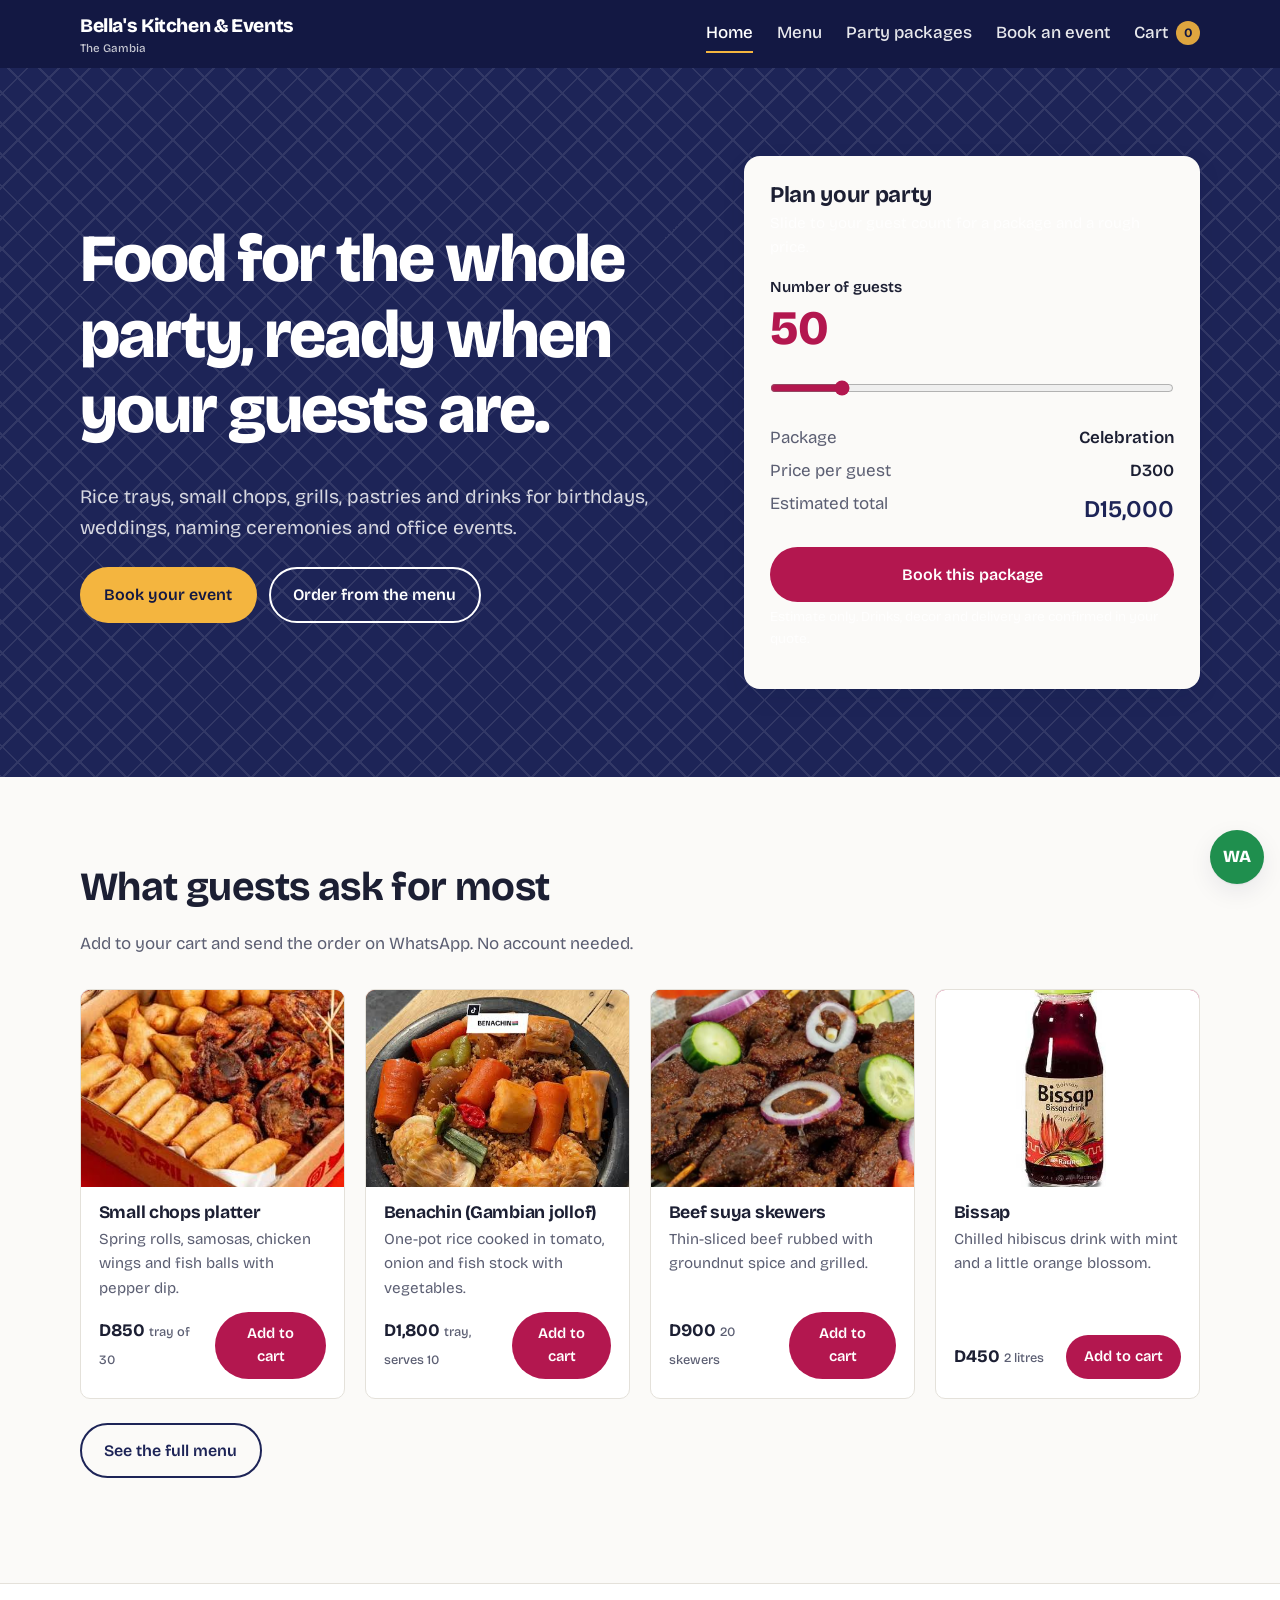
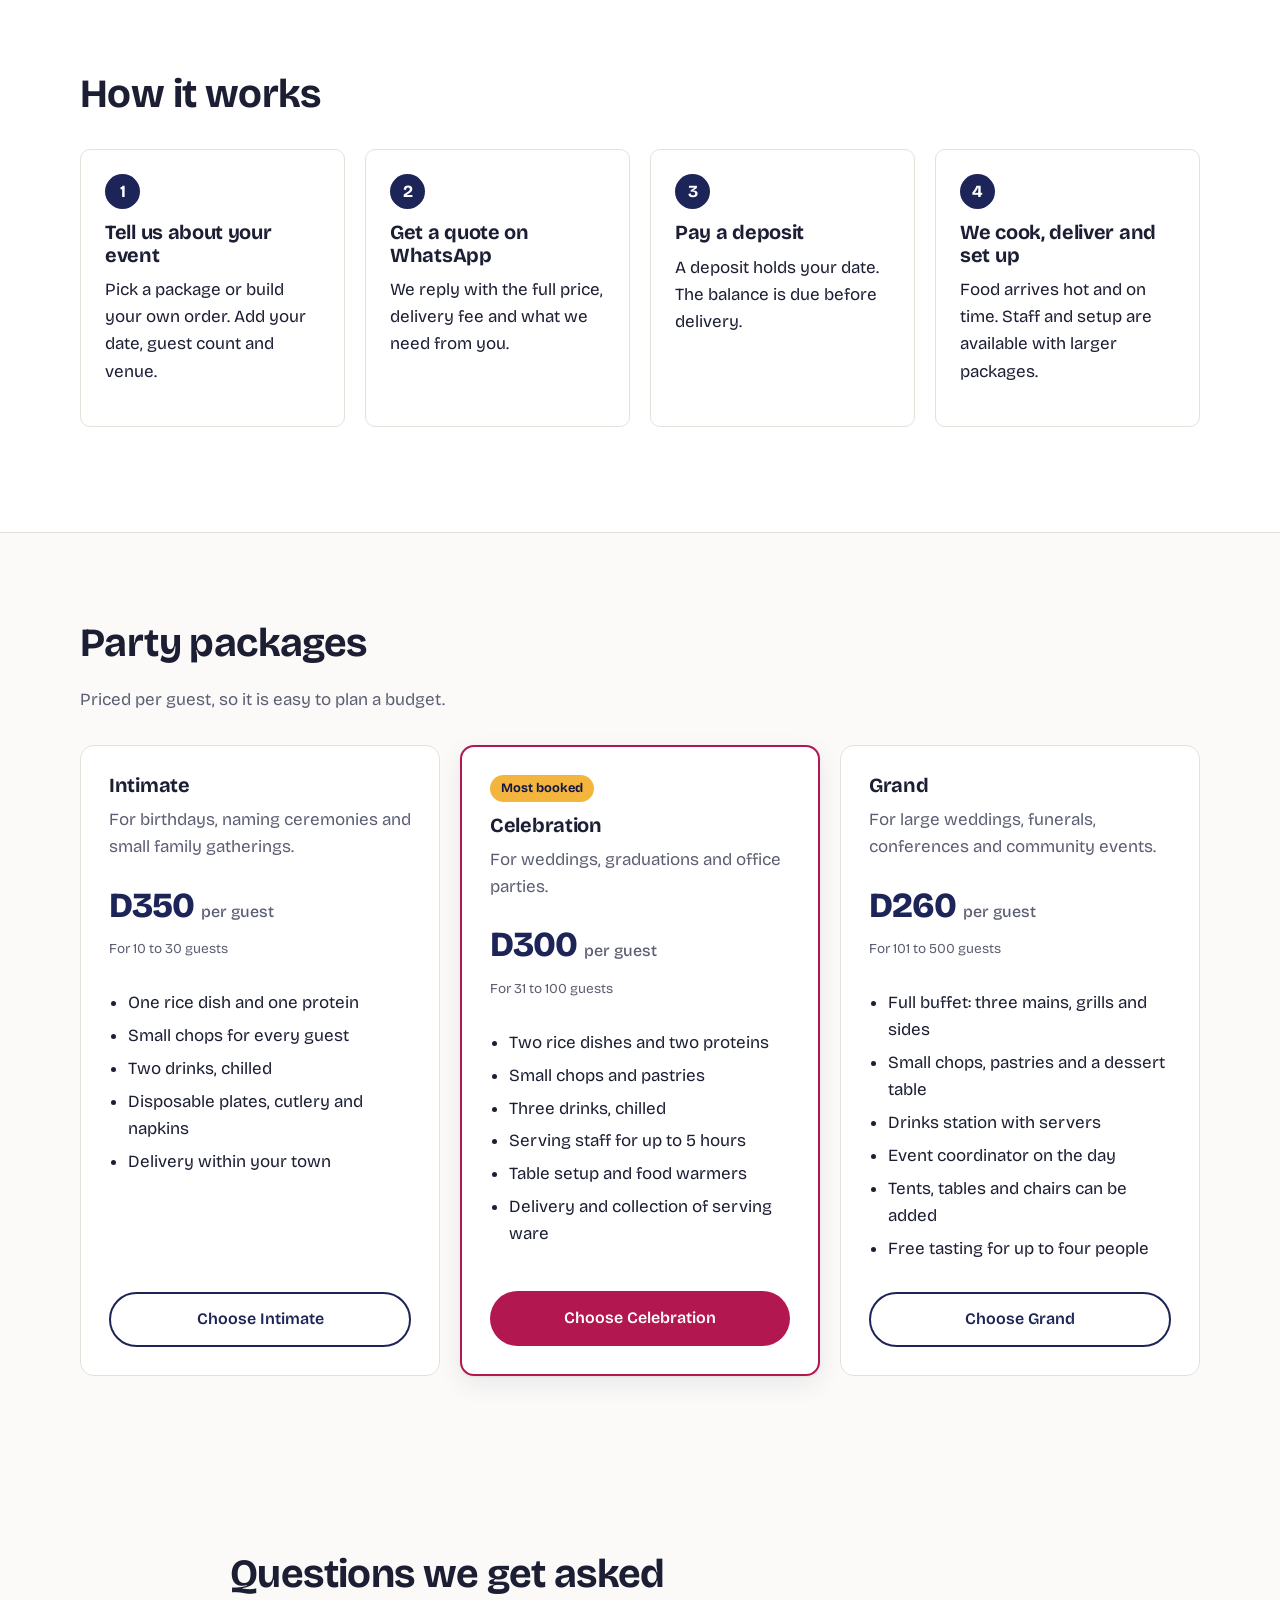
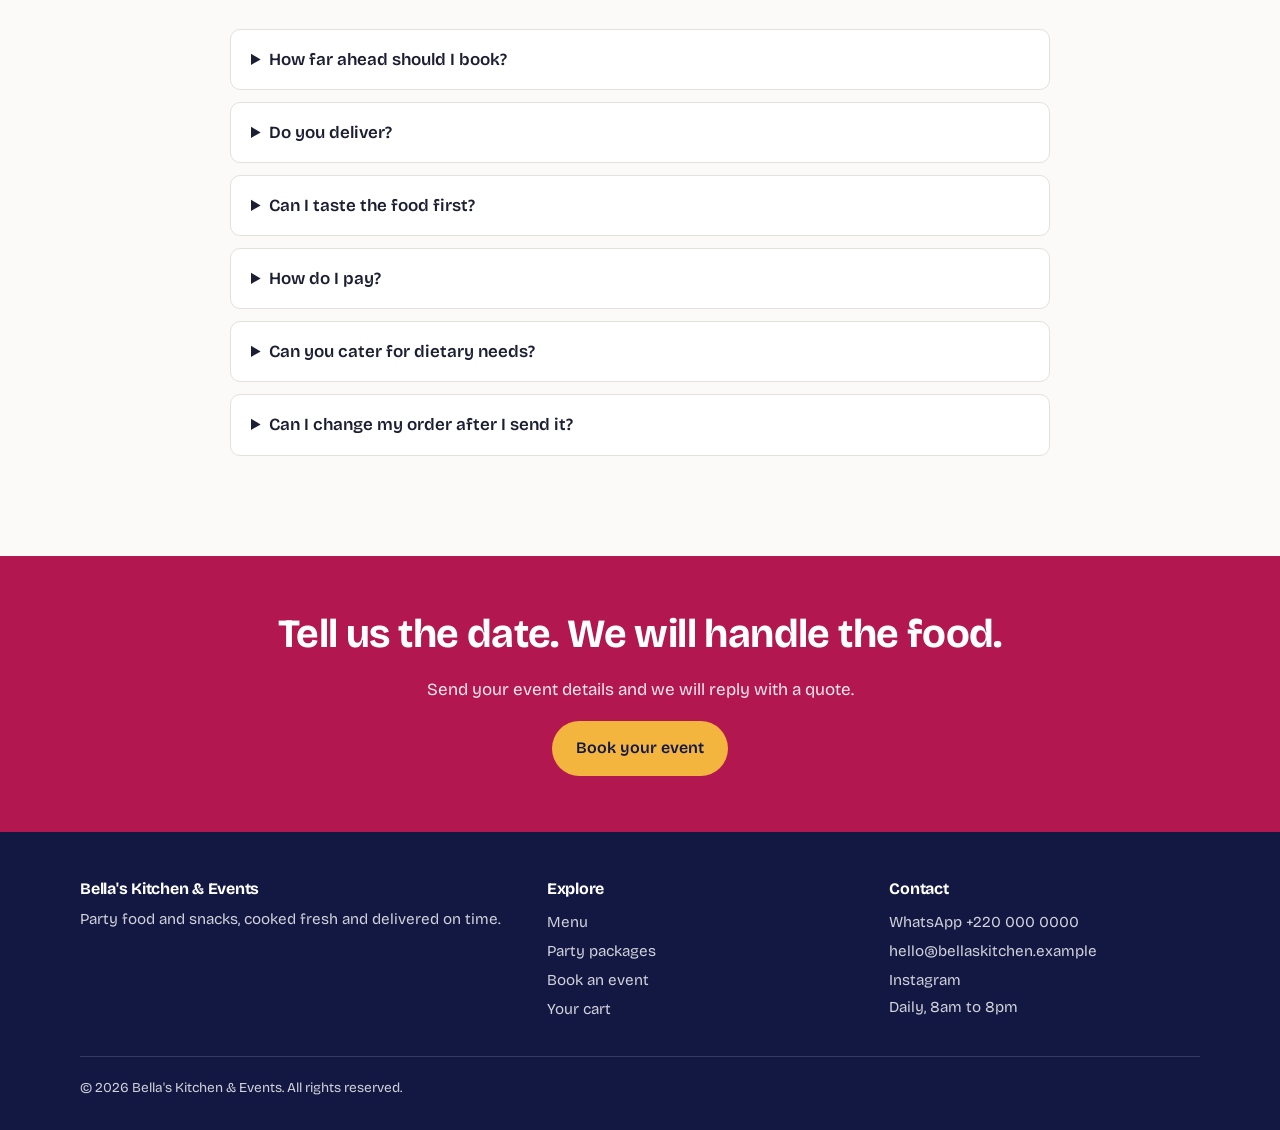
<file: index.html>
<!doctype html>
<html lang="en">
<head>
  <meta charset="utf-8">
  <meta name="viewport" content="width=device-width, initial-scale=1">
  <title>Bella's Kitchen &amp; Events | Party catering and snacks</title>
  <meta name="description" content="Party food, small chops and event catering. Choose a package, order online and confirm on WhatsApp.">
  <link rel="preconnect" href="https://fonts.googleapis.com">
  <link rel="preconnect" href="https://fonts.gstatic.com" crossorigin>
  <link href="https://fonts.googleapis.com/css2?family=Bricolage+Grotesque:opsz,wght@12..96,400..800&display=swap" rel="stylesheet">
  <link rel="stylesheet" href="css/style.css">
</head>
<body data-page="home">
  <div id="site-header"></div>

  <main id="main">
    <section class="hero">
      <div class="container hero-grid">
        <div>
          <h1>Food for the whole party, ready when your guests are.</h1>
          <p class="lead" style="color:rgba(255,255,255,.82)">Rice trays, small chops, grills, pastries and drinks for birthdays, weddings, naming ceremonies and office events.</p>
          <div class="hero-actions">
            <a class="btn btn-gold" href="book.html">Book your event</a>
            <a class="btn btn-line" href="menu.html">Order from the menu</a>
          </div>
        </div>

        <aside class="planner" aria-labelledby="planner-title">
          <h2 id="planner-title">Plan your party</h2>
          <p class="muted" style="font-size:.95rem">Slide to your guest count for a package and a rough price.</p>
          <label for="guests">Number of guests</label>
          <div class="guests-out" id="guests-out" aria-live="polite">50</div>
          <input type="range" id="guests" min="10" max="300" step="5" value="50">
          <dl>
            <dt>Package</dt><dd id="pl-pack"></dd>
            <dt>Price per guest</dt><dd id="pl-per"></dd>
            <dt>Estimated total</dt><dd class="total" id="pl-total"></dd>
          </dl>
          <a class="btn btn-block" id="pl-book" href="book.html">Book this package</a>
          <p class="hint">Estimate only. Drinks, decor and delivery are confirmed in your quote.</p>
        </aside>
      </div>
    </section>

    <section class="section">
      <div class="container">
        <div class="section-head">
          <h2>What guests ask for most</h2>
          <p>Add to your cart and send the order on WhatsApp. No account needed.</p>
        </div>
        <div class="grid grid-4" id="popular"></div>
        <p style="margin-top:1.5rem"><a class="btn btn-line" style="color:var(--indigo)" href="menu.html">See the full menu</a></p>
      </div>
    </section>

    <section class="section section-tint">
      <div class="container">
        <div class="section-head">
          <h2>How it works</h2>
        </div>
        <ol class="steps">
          <li><h3>Tell us about your event</h3><p>Pick a package or build your own order. Add your date, guest count and venue.</p></li>
          <li><h3>Get a quote on WhatsApp</h3><p>We reply with the full price, delivery fee and what we need from you.</p></li>
          <li><h3>Pay a deposit</h3><p>A deposit holds your date. The balance is due before delivery.</p></li>
          <li><h3>We cook, deliver and set up</h3><p>Food arrives hot and on time. Staff and setup are available with larger packages.</p></li>
        </ol>
      </div>
    </section>

    <section class="section">
      <div class="container">
        <div class="section-head">
          <h2>Party packages</h2>
          <p>Priced per guest, so it is easy to plan a budget.</p>
        </div>
        <div class="grid grid-3" id="packs"></div>
      </div>
    </section>

    <section class="section section-tint" id="reviews" hidden>
      <div class="container">
        <div class="section-head"><h2>What customers say</h2></div>
        <div class="grid grid-3" id="review-list"></div>
      </div>
    </section>

    <section class="section">
      <div class="container" style="max-width:820px">
        <div class="section-head"><h2>Questions we get asked</h2></div>
        <div id="faqs"></div>
      </div>
    </section>

    <section class="cta-band">
      <div class="container">
        <h2>Tell us the date. We will handle the food.</h2>
        <p>Send your event details and we will reply with a quote.</p>
        <a class="btn btn-gold" href="book.html">Book your event</a>
      </div>
    </section>
  </main>

  <div id="site-footer"></div>
  <script src="js/data.js"></script>
  <script src="js/main.js"></script>
  <script>
    function initPage() {
      // Popular items
      const popularIds = ["sc-platter", "rm-benachin", "gr-suya", "dr-bissap"];
      document.getElementById("popular").innerHTML = popularIds.map((id) => itemCard(findItem(id))).join("");

      // Planner
      const range = document.getElementById("guests");
      const update = () => {
        const g = Number(range.value);
        const p = packageFor(g);
        document.getElementById("guests-out").textContent = g;
        document.getElementById("pl-pack").textContent = p.name;
        document.getElementById("pl-per").textContent = fmt(p.perHead);
        document.getElementById("pl-total").textContent = fmt(p.perHead * g);
        document.getElementById("pl-book").href = "book.html?package=" + p.id + "&guests=" + g;
      };
      range.addEventListener("input", update);
      update();

      // Packages
      document.getElementById("packs").innerHTML = PACKAGES.map((p) => `
        <article class="pack${p.featured ? " featured" : ""}">
          ${p.featured ? '<span class="badge">Most booked</span>' : ""}
          <h3>${esc(p.name)}</h3>
          <p class="muted">${esc(p.blurb)}</p>
          <div class="per">${fmt(p.perHead)} <small>per guest</small></div>
          <p class="hint">For ${p.min} to ${p.max} guests</p>
          <ul>${p.includes.map((i) => `<li>${esc(i)}</li>`).join("")}</ul>
          <a class="btn${p.featured ? "" : " btn-line"}" ${p.featured ? "" : 'style="color:var(--indigo)"'} href="book.html?package=${p.id}">Choose ${esc(p.name)}</a>
        </article>`).join("");

      // Reviews (only shown when real reviews are added in data.js)
      if (TESTIMONIALS.length) {
        document.getElementById("reviews").hidden = false;
        document.getElementById("review-list").innerHTML = TESTIMONIALS.map((t) =>
          `<blockquote><p>${esc(t.q)}</p><footer>${esc(t.who)}</footer></blockquote>`).join("");
      }

      // FAQs
      document.getElementById("faqs").innerHTML = FAQS.map(([q, a]) =>
        `<details><summary>${esc(q)}</summary><p>${esc(a)}</p></details>`).join("");
    }
  </script>
</body>
</html>
</file>
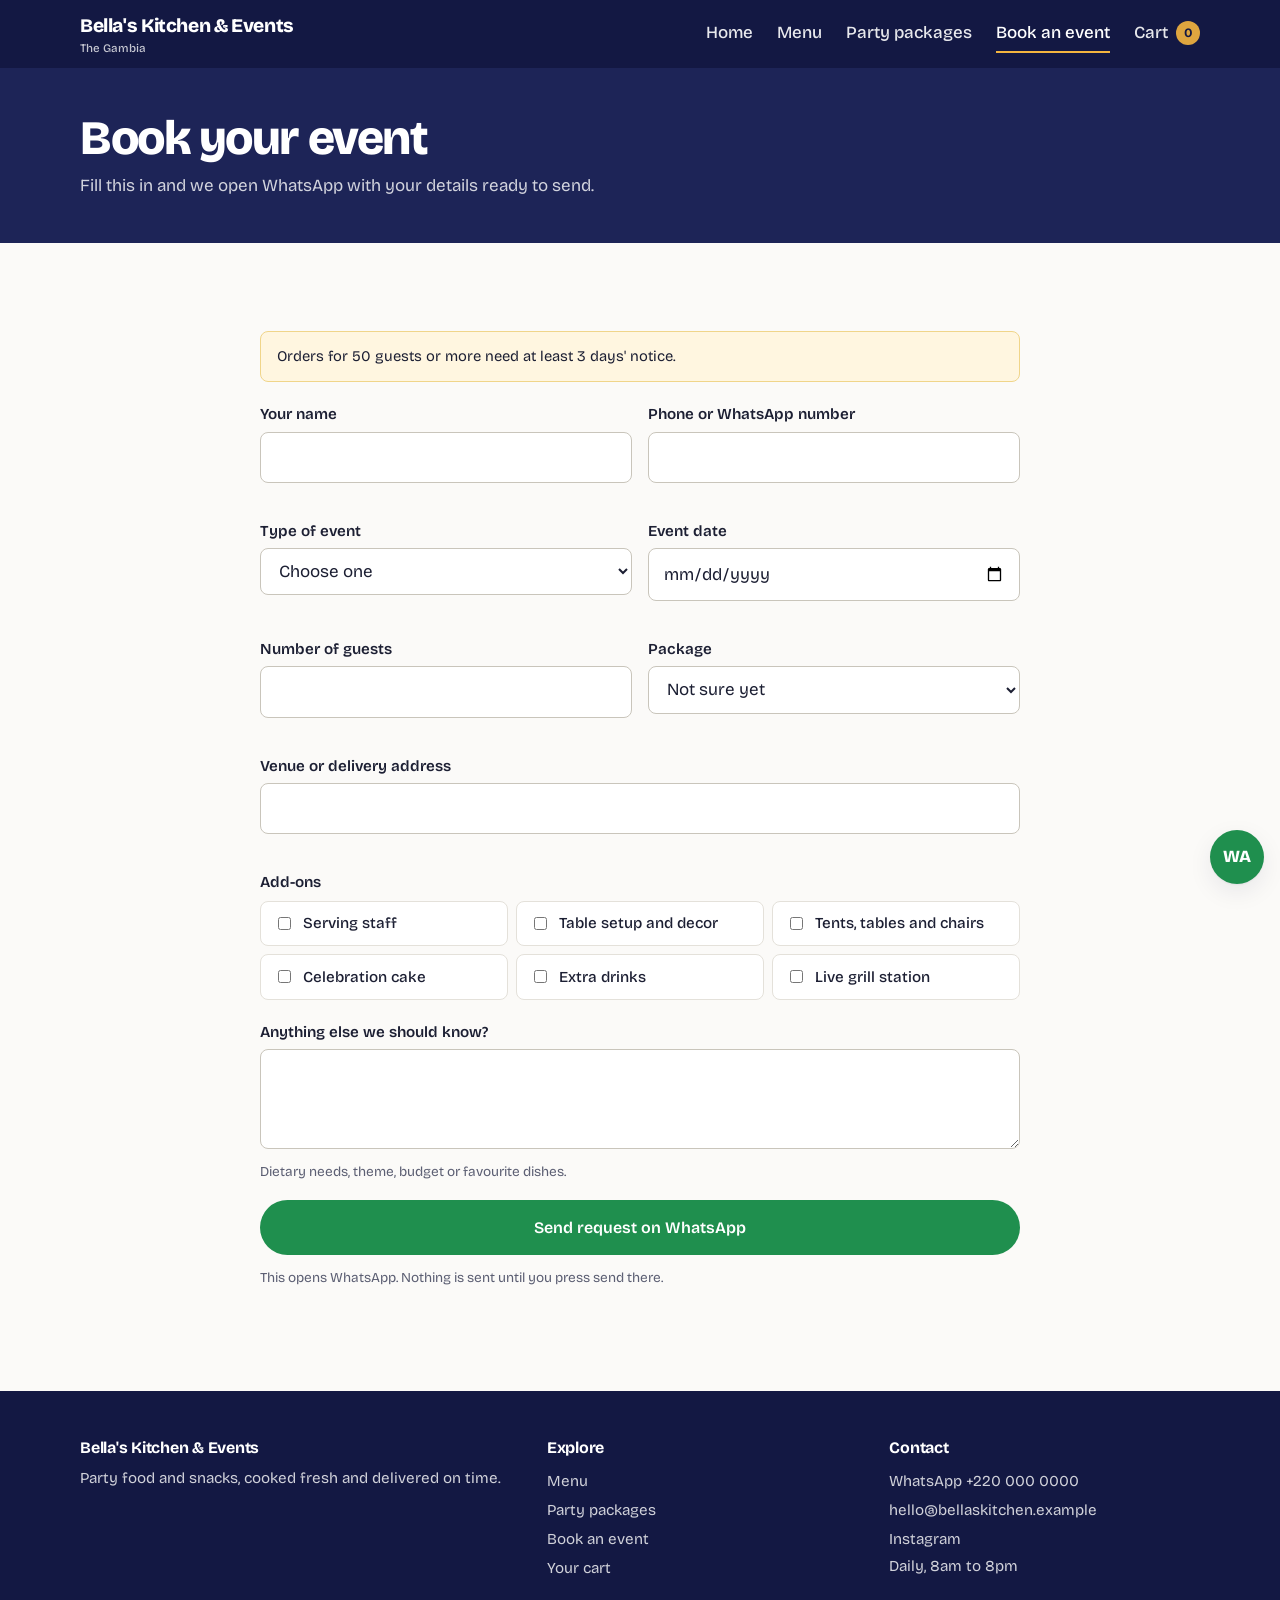
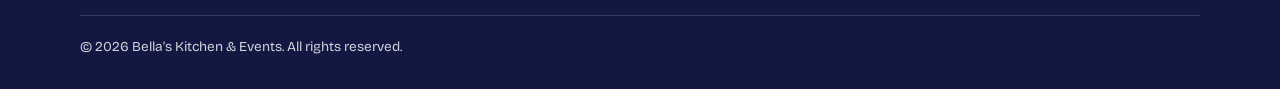
<file: book.html>
<!doctype html>
<html lang="en">
<head>
  <meta charset="utf-8">
  <meta name="viewport" content="width=device-width, initial-scale=1">
  <title>Book an event | Bella's Kitchen &amp; Events</title>
  <meta name="description" content="Send your event details and get a catering quote on WhatsApp.">
  <link rel="preconnect" href="https://fonts.googleapis.com">
  <link rel="preconnect" href="https://fonts.gstatic.com" crossorigin>
  <link href="https://fonts.googleapis.com/css2?family=Bricolage+Grotesque:opsz,wght@12..96,400..800&display=swap" rel="stylesheet">
  <link rel="stylesheet" href="css/style.css">
</head>
<body data-page="book">
  <div id="site-header"></div>
  <main id="main">
    <div class="page-title">
      <div class="container">
        <h1>Book your event</h1>
        <p>Fill this in and we open WhatsApp with your details ready to send.</p>
      </div>
    </div>
    <section class="section">
      <div class="container" style="max-width:760px">
        <div class="notice" id="lead"></div>
        <form id="book-form" novalidate>
          <div class="field-row">
            <div class="field">
              <label for="name">Your name</label>
              <input id="name" name="name" autocomplete="name" required>
              <div class="error" data-for="name"></div>
            </div>
            <div class="field">
              <label for="phone">Phone or WhatsApp number</label>
              <input id="phone" name="phone" type="tel" autocomplete="tel" required>
              <div class="error" data-for="phone"></div>
            </div>
          </div>
          <div class="field-row">
            <div class="field">
              <label for="type">Type of event</label>
              <select id="type" name="type" required>
                <option value="">Choose one</option>
                <option>Birthday</option><option>Wedding</option><option>Naming ceremony</option>
                <option>Graduation</option><option>Office or corporate</option><option>Funeral or memorial</option>
                <option>Religious event</option><option>Other</option>
              </select>
              <div class="error" data-for="type"></div>
            </div>
            <div class="field">
              <label for="date">Event date</label>
              <input id="date" name="date" type="date" required>
              <div class="error" data-for="date"></div>
            </div>
          </div>
          <div class="field-row">
            <div class="field">
              <label for="guests">Number of guests</label>
              <input id="guests" name="guests" type="number" min="10" max="1000" required>
              <div class="error" data-for="guests"></div>
            </div>
            <div class="field">
              <label for="pack">Package</label>
              <select id="pack" name="pack"></select>
            </div>
          </div>
          <div class="field">
            <label for="venue">Venue or delivery address</label>
            <input id="venue" name="venue" required>
            <div class="error" data-for="venue"></div>
          </div>
          <fieldset>
            <legend>Add-ons</legend>
            <div class="checks" id="addons"></div>
          </fieldset>
          <div class="field">
            <label for="notes">Anything else we should know?</label>
            <textarea id="notes" name="notes"></textarea>
            <p class="hint">Dietary needs, theme, budget or favourite dishes.</p>
          </div>
          <button class="btn btn-wa btn-block" type="submit">Send request on WhatsApp</button>
          <p class="hint" style="margin-top:.75rem">This opens WhatsApp. Nothing is sent until you press send there.</p>
        </form>
      </div>
    </section>
  </main>
  <div id="site-footer"></div>
  <script src="js/data.js"></script>
  <script src="js/main.js"></script>
  <script>
    function initPage() {
      const form = document.getElementById("book-form");
      document.getElementById("lead").textContent = SITE.leadTime;

      const params = new URLSearchParams(location.search);
      const pack = document.getElementById("pack");
      pack.innerHTML = '<option value="">Not sure yet</option>' +
        PACKAGES.map((p) => `<option value="${p.id}">${esc(p.name)} (${fmt(p.perHead)} per guest)</option>`).join("");
      if (params.get("package")) pack.value = params.get("package");
      if (params.get("guests")) form.guests.value = params.get("guests");

      document.getElementById("addons").innerHTML = ADDONS.map((a) =>
        `<label class="check"><input type="checkbox" name="addon" value="${esc(a)}"> ${esc(a)}</label>`).join("");

      // Earliest date: tomorrow
      const t = new Date(); t.setDate(t.getDate() + 1);
      form.date.min = t.toISOString().slice(0, 10);

      const setErr = (name, msg) => { form.querySelector(`[data-for="${name}"]`).textContent = msg; };

      form.addEventListener("submit", (e) => {
        e.preventDefault();
        let ok = true;
        const need = { name: "Enter your name.", phone: "Enter a phone number we can reach.", type: "Choose the type of event.",
                       date: "Choose the event date.", guests: "Enter the number of guests.", venue: "Enter the venue or address." };
        Object.keys(need).forEach((k) => {
          const v = form[k].value.trim();
          const bad = !v || (k === "guests" && Number(v) < 1);
          setErr(k, bad ? need[k] : "");
          if (bad) ok = false;
        });
        if (!ok) { form.querySelector(".error:not(:empty)").previousElementSibling.focus(); return; }

        const addons = [...form.querySelectorAll('input[name="addon"]:checked')].map((c) => c.value);
        const p = PACKAGES.find((x) => x.id === form.pack.value);
        const dateStr = new Date(form.date.value + "T00:00:00").toLocaleDateString("en-GB", { weekday: "long", day: "numeric", month: "long", year: "numeric" });
        const lines = [
          "Hello " + SITE.name + ", I would like a quote for an event.",
          "",
          "Name: " + form.name.value.trim(),
          "Phone: " + form.phone.value.trim(),
          "Event: " + form.type.value,
          "Date: " + dateStr,
          "Guests: " + form.guests.value,
          "Package: " + (p ? p.name + " (" + fmt(p.perHead) + " per guest)" : "Not sure yet"),
          "Venue: " + form.venue.value.trim(),
          "Add-ons: " + (addons.length ? addons.join(", ") : "None"),
          "Notes: " + (form.notes.value.trim() || "None")
        ];
        window.open(waLink(lines.join("\n")), "_blank", "noopener");
        toast("Opening WhatsApp");
      });
    }
  </script>
</body>
</html>
</file>
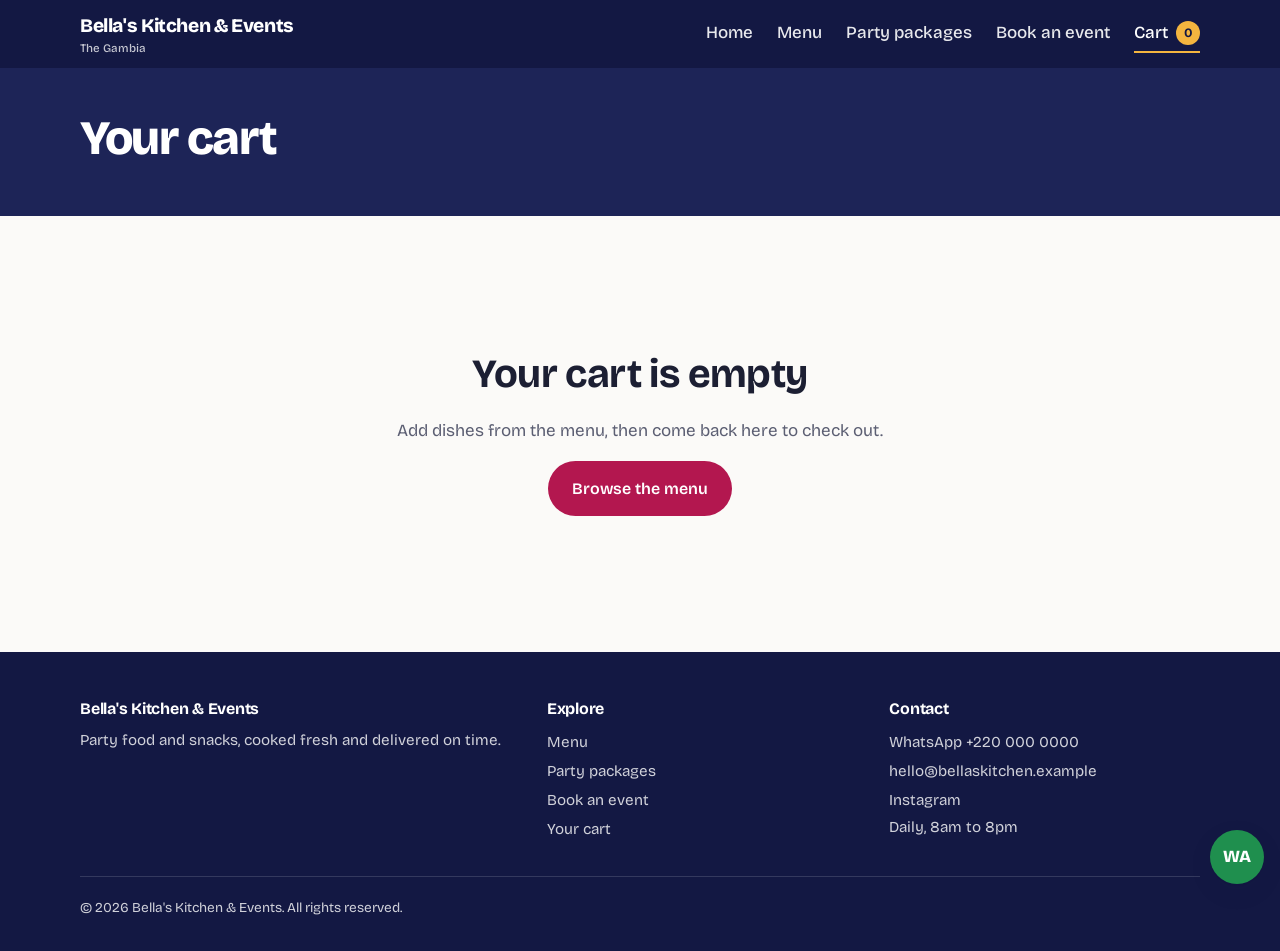
<file: cart.html>
<!doctype html>
<html lang="en">
<head>
  <meta charset="utf-8">
  <meta name="viewport" content="width=device-width, initial-scale=1">
  <title>Your cart | Bella's Kitchen &amp; Events</title>
  <meta name="robots" content="noindex">
  <link rel="preconnect" href="https://fonts.googleapis.com">
  <link rel="preconnect" href="https://fonts.gstatic.com" crossorigin>
  <link href="https://fonts.googleapis.com/css2?family=Bricolage+Grotesque:opsz,wght@12..96,400..800&display=swap" rel="stylesheet">
  <link rel="stylesheet" href="css/style.css">
</head>
<body data-page="cart">
  <div id="site-header"></div>
  <main id="main">
    <div class="page-title">
      <div class="container"><h1>Your cart</h1></div>
    </div>
    <section class="section">
      <div class="container" id="cart-root"></div>
    </section>
  </main>
  <div id="site-footer"></div>
  <script src="js/data.js"></script>
  <script src="js/main.js"></script>
  <script>
    function initPage() {
      const root = document.getElementById("cart-root");

      function draw() {
        const cart = getCart();
        if (!cart.length) {
          root.innerHTML = `
            <div class="empty">
              <h2>Your cart is empty</h2>
              <p class="muted">Add dishes from the menu, then come back here to check out.</p>
              <a class="btn" href="menu.html">Browse the menu</a>
            </div>`;
          return;
        }
        const rows = cart.map((l) => {
          const m = findItem(l.id);
          return `
            <div class="cart-row">
              <div>
                <h3>${esc(m.name)}</h3>
                <div class="muted" style="font-size:.9rem">${fmt(m.price)} &middot; ${esc(m.unit)}</div>
                <button class="link-btn" data-remove="${m.id}">Remove</button>
              </div>
              <div class="qty" role="group" aria-label="Quantity for ${esc(m.name)}">
                <button data-dec="${m.id}" aria-label="Decrease quantity">&minus;</button>
                <span aria-live="polite">${l.qty}</span>
                <button data-inc="${m.id}" aria-label="Increase quantity">+</button>
              </div>
              <div class="price">${fmt(m.price * l.qty)}</div>
            </div>`;
        }).join("");

        root.innerHTML = `
          <div class="cart-layout">
            <div>${rows}<p style="margin-top:1rem"><button class="link-btn" id="clear">Clear cart</button></p></div>
            <aside class="summary" aria-label="Order summary">
              <h2 style="font-size:1.3rem">Order summary</h2>
              <div class="line"><span>Items (${cartCount()})</span><span>${fmt(cartTotal(cart))}</span></div>
              <div class="line muted"><span>Delivery</span><span>Confirmed on WhatsApp</span></div>
              <div class="line grand"><span>Subtotal</span><span>${fmt(cartTotal(cart))}</span></div>
              <a class="btn btn-block" style="margin-top:1rem" href="checkout.html">Go to checkout</a>
              <p class="hint" style="margin-top:.75rem">${esc(SITE.leadTime)}</p>
            </aside>
          </div>`;
      }

      root.addEventListener("click", (e) => {
        const t = e.target.closest("button");
        if (!t) return;
        const cart = getCart();
        const qtyOf = (id) => (cart.find((l) => l.id === id) || { qty: 0 }).qty;
        if (t.dataset.inc) setQty(t.dataset.inc, qtyOf(t.dataset.inc) + 1);
        else if (t.dataset.dec) setQty(t.dataset.dec, qtyOf(t.dataset.dec) - 1);
        else if (t.dataset.remove) setQty(t.dataset.remove, 0);
        else if (t.id === "clear") { if (confirm("Remove everything from your cart?")) saveCart([]); }
        else return;
        draw();
      });
      draw();
    }
  </script>
</body>
</html>
</file>
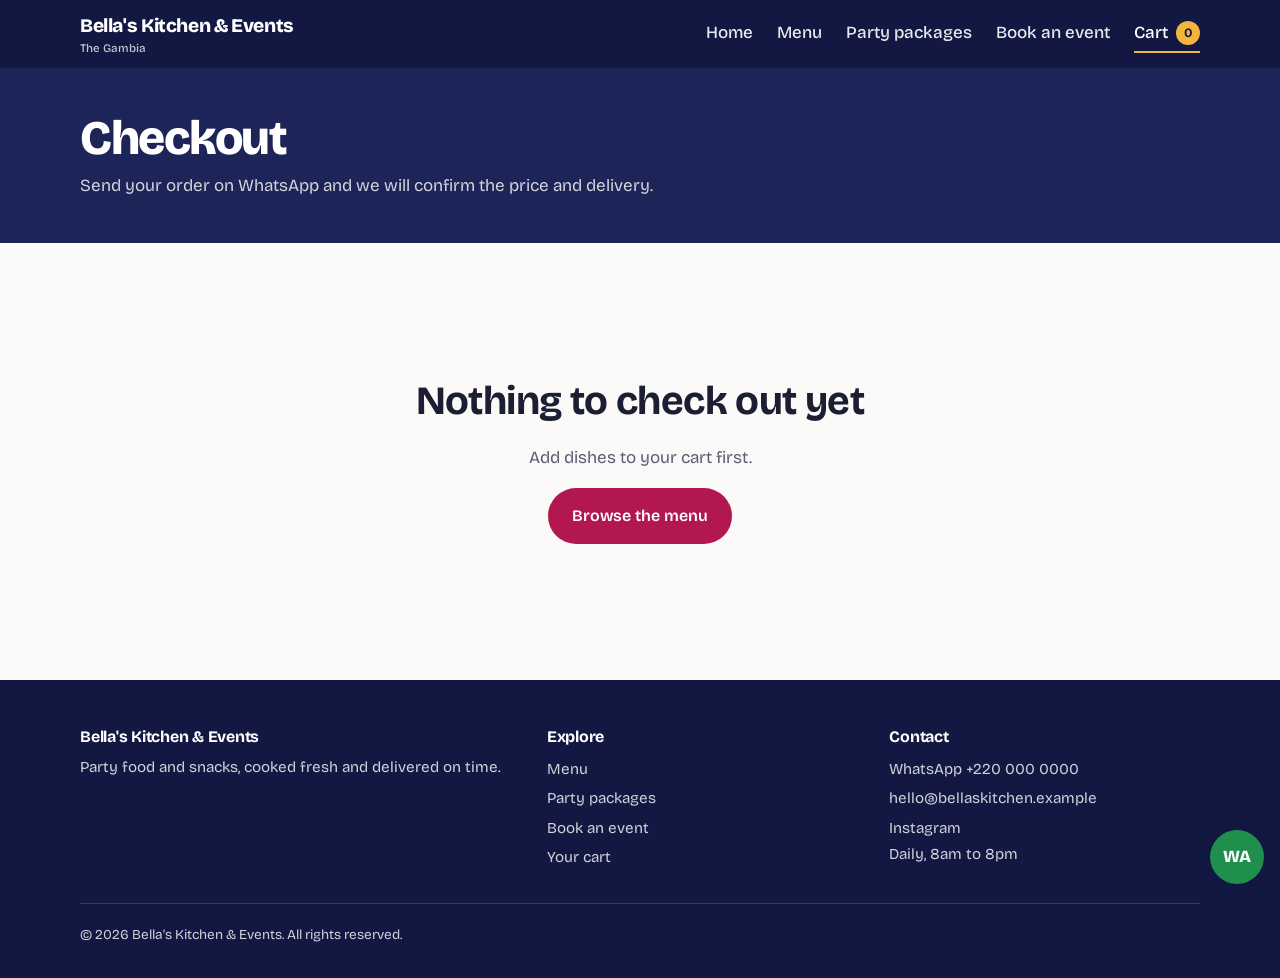
<file: checkout.html>
<!doctype html>
<html lang="en">
<head>
  <meta charset="utf-8">
  <meta name="viewport" content="width=device-width, initial-scale=1">
  <title>Checkout | Bella's Kitchen &amp; Events</title>
  <meta name="robots" content="noindex">
  <link rel="preconnect" href="https://fonts.googleapis.com">
  <link rel="preconnect" href="https://fonts.gstatic.com" crossorigin>
  <link href="https://fonts.googleapis.com/css2?family=Bricolage+Grotesque:opsz,wght@12..96,400..800&display=swap" rel="stylesheet">
  <link rel="stylesheet" href="css/style.css">
</head>
<body data-page="checkout">
  <div id="site-header"></div>
  <main id="main">
    <div class="page-title">
      <div class="container"><h1>Checkout</h1><p>Send your order on WhatsApp and we will confirm the price and delivery.</p></div>
    </div>
    <section class="section">
      <div class="container" id="co-root"></div>
    </section>
  </main>
  <div id="site-footer"></div>
  <script src="js/data.js"></script>
  <script src="js/main.js"></script>
  <script>
    function initPage() {
      const root = document.getElementById("co-root");
      const cart = getCart();

      if (!cart.length) {
        root.innerHTML = `
          <div class="empty">
            <h2>Nothing to check out yet</h2>
            <p class="muted">Add dishes to your cart first.</p>
            <a class="btn" href="menu.html">Browse the menu</a>
          </div>`;
        return;
      }

      const t = new Date(); t.setDate(t.getDate() + 1);
      const minDate = t.toISOString().slice(0, 10);

      root.innerHTML = `
        <div class="cart-layout">
          <form id="co-form" novalidate>
            <div class="field-row">
              <div class="field"><label for="name">Your name</label><input id="name" autocomplete="name" required><div class="error" data-for="name"></div></div>
              <div class="field"><label for="phone">Phone or WhatsApp number</label><input id="phone" type="tel" autocomplete="tel" required><div class="error" data-for="phone"></div></div>
            </div>
            <fieldset>
              <legend>How do you want your order?</legend>
              <div class="checks">
                <label class="check"><input type="radio" name="mode" value="Delivery" checked> Delivery</label>
                <label class="check"><input type="radio" name="mode" value="Pickup"> Pickup</label>
              </div>
            </fieldset>
            <div class="field" id="addr-field">
              <label for="address">Delivery address</label>
              <input id="address" autocomplete="street-address">
              <div class="error" data-for="address"></div>
            </div>
            <div class="field-row">
              <div class="field"><label for="date">Date needed</label><input id="date" type="date" min="${minDate}" required><div class="error" data-for="date"></div></div>
              <div class="field"><label for="time">Time needed</label><input id="time" type="time" required><div class="error" data-for="time"></div></div>
            </div>
            <div class="field">
              <label for="notes">Notes</label>
              <textarea id="notes"></textarea>
              <p class="hint">Allergies, spice level, landmarks near your address.</p>
            </div>
            <button class="btn btn-wa btn-block" type="submit">Send order on WhatsApp</button>
            <p class="hint" style="margin-top:.75rem">This opens WhatsApp. Nothing is sent until you press send there. You pay after we confirm.</p>
          </form>
          <aside class="summary" aria-label="Order summary">
            <h2 style="font-size:1.3rem">Your order</h2>
            ${cart.map((l) => { const m = findItem(l.id); return `<div class="line"><span>${l.qty} &times; ${esc(m.name)}</span><span>${fmt(m.price * l.qty)}</span></div>`; }).join("")}
            <div class="line grand"><span>Subtotal</span><span>${fmt(cartTotal(cart))}</span></div>
            <p class="hint">Delivery fee is added after we confirm your location.</p>
            <a class="link-btn" href="cart.html">Edit cart</a>
          </aside>
        </div>`;

      const form = document.getElementById("co-form");
      const addrField = document.getElementById("addr-field");
      const val = (id) => document.getElementById(id).value.trim();
      const setErr = (n, m) => { form.querySelector(`[data-for="${n}"]`).textContent = m; };

      form.addEventListener("change", (e) => {
        if (e.target.name === "mode") addrField.hidden = e.target.value === "Pickup";
      });

      form.addEventListener("submit", (e) => {
        e.preventDefault();
        const mode = form.querySelector('input[name="mode"]:checked').value;
        const need = { name: "Enter your name.", phone: "Enter a phone number we can reach.", date: "Choose the date.", time: "Choose a time." };
        if (mode === "Delivery") need.address = "Enter the delivery address.";
        let first = null;
        ["name", "phone", "address", "date", "time"].forEach((k) => {
          const bad = need[k] && !val(k);
          setErr(k, bad ? need[k] : "");
          if (bad && !first) first = k;
        });
        if (first) { document.getElementById(first).focus(); return; }

        const cartNow = getCart();
        const dateStr = new Date(val("date") + "T00:00:00").toLocaleDateString("en-GB", { weekday: "long", day: "numeric", month: "long", year: "numeric" });
        const lines = [
          "Hello " + SITE.name + ", I would like to place an order.",
          "",
          ...cartNow.map((l) => { const m = findItem(l.id); return l.qty + " x " + m.name + " (" + m.unit + ") - " + fmt(m.price * l.qty); }),
          "",
          "Subtotal: " + fmt(cartTotal(cartNow)),
          "",
          "Name: " + val("name"),
          "Phone: " + val("phone"),
          mode === "Delivery" ? "Delivery to: " + val("address") : "Pickup",
          "Needed: " + dateStr + " at " + val("time"),
          "Notes: " + (val("notes") || "None")
        ];
        window.open(waLink(lines.join("\n")), "_blank", "noopener");

        saveCart([]);
        root.innerHTML = `
          <div class="success">
            <h2>Your order is ready to send</h2>
            <p>WhatsApp should have opened with your order. Press send there and we will reply with the final price, delivery fee and payment details.</p>
            <p class="muted">If WhatsApp did not open, tap the button below.</p>
            <p><a class="btn btn-wa" href="${waLink(lines.join("\n"))}" target="_blank" rel="noopener">Open WhatsApp again</a>
            <a class="btn btn-line" style="color:var(--indigo)" href="menu.html">Back to the menu</a></p>
          </div>`;
        window.scrollTo({ top: 0 });
      });
    }
  </script>
</body>
</html>
</file>
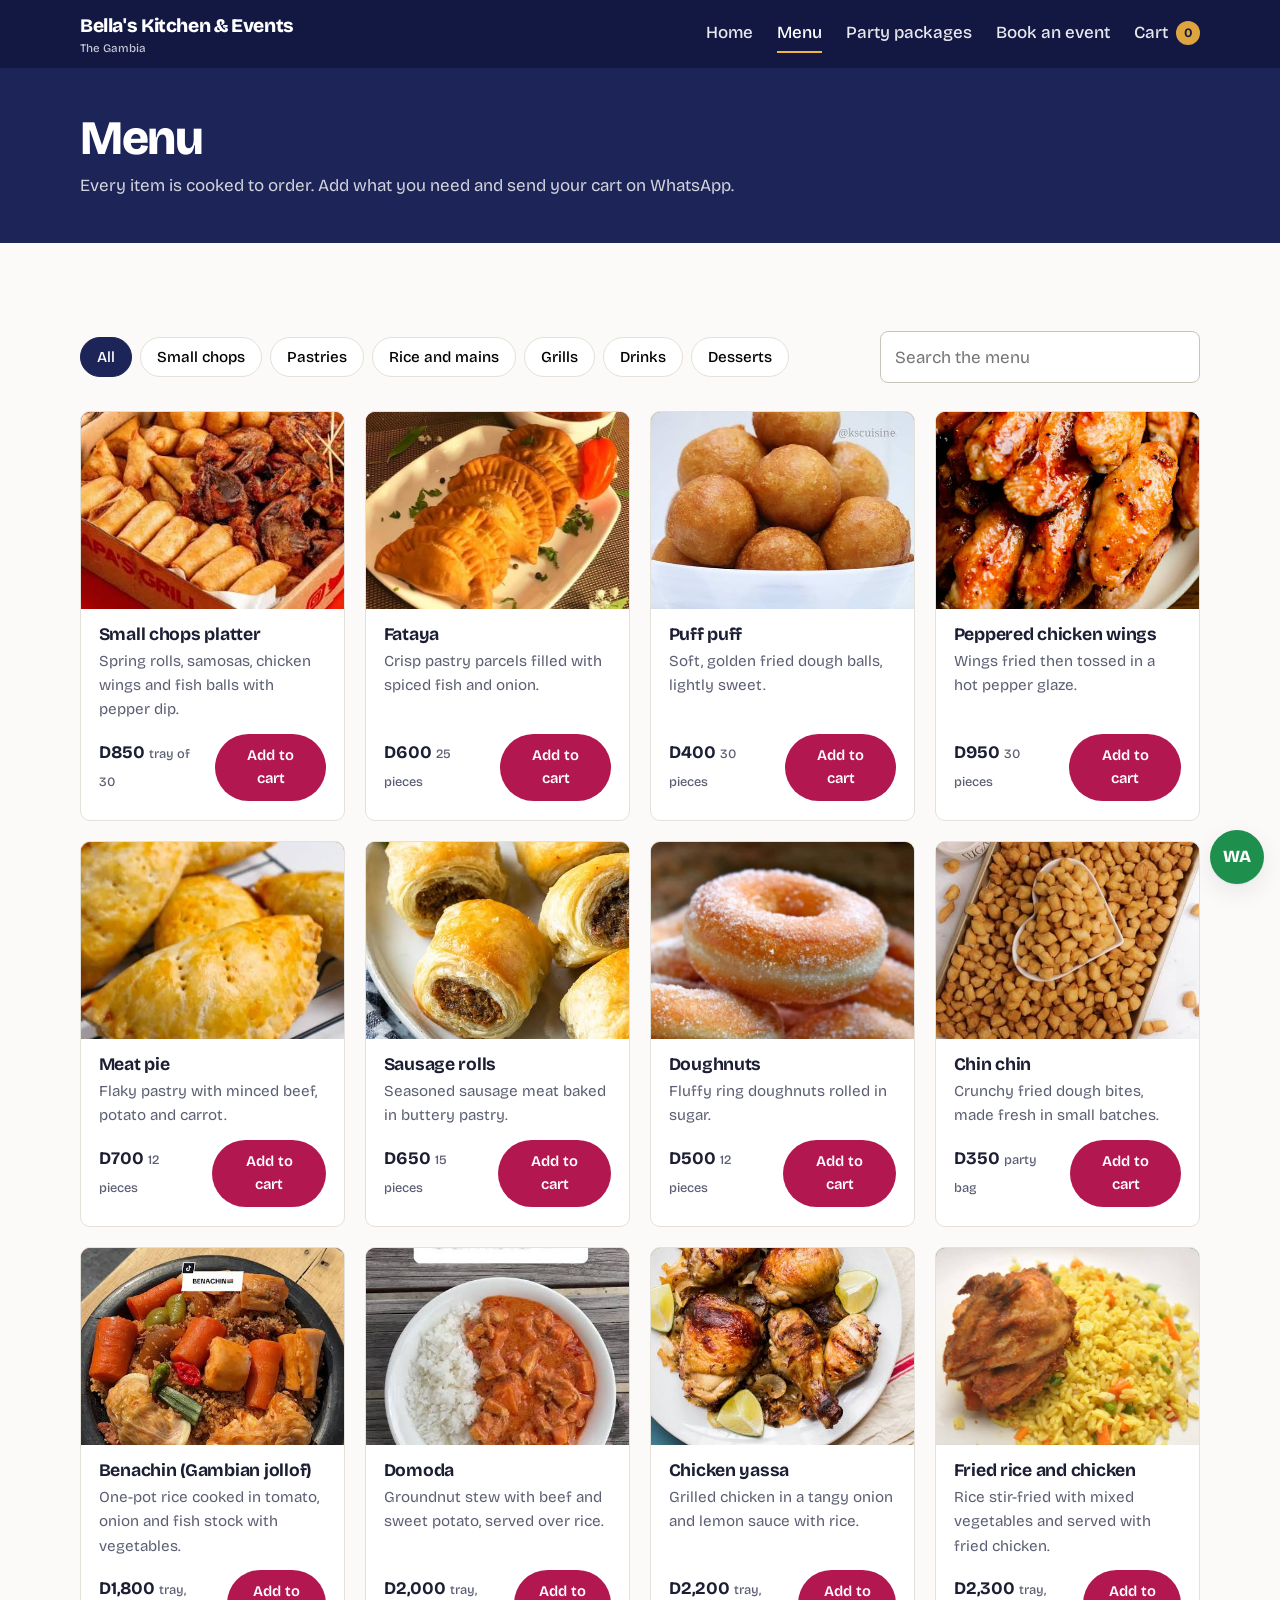
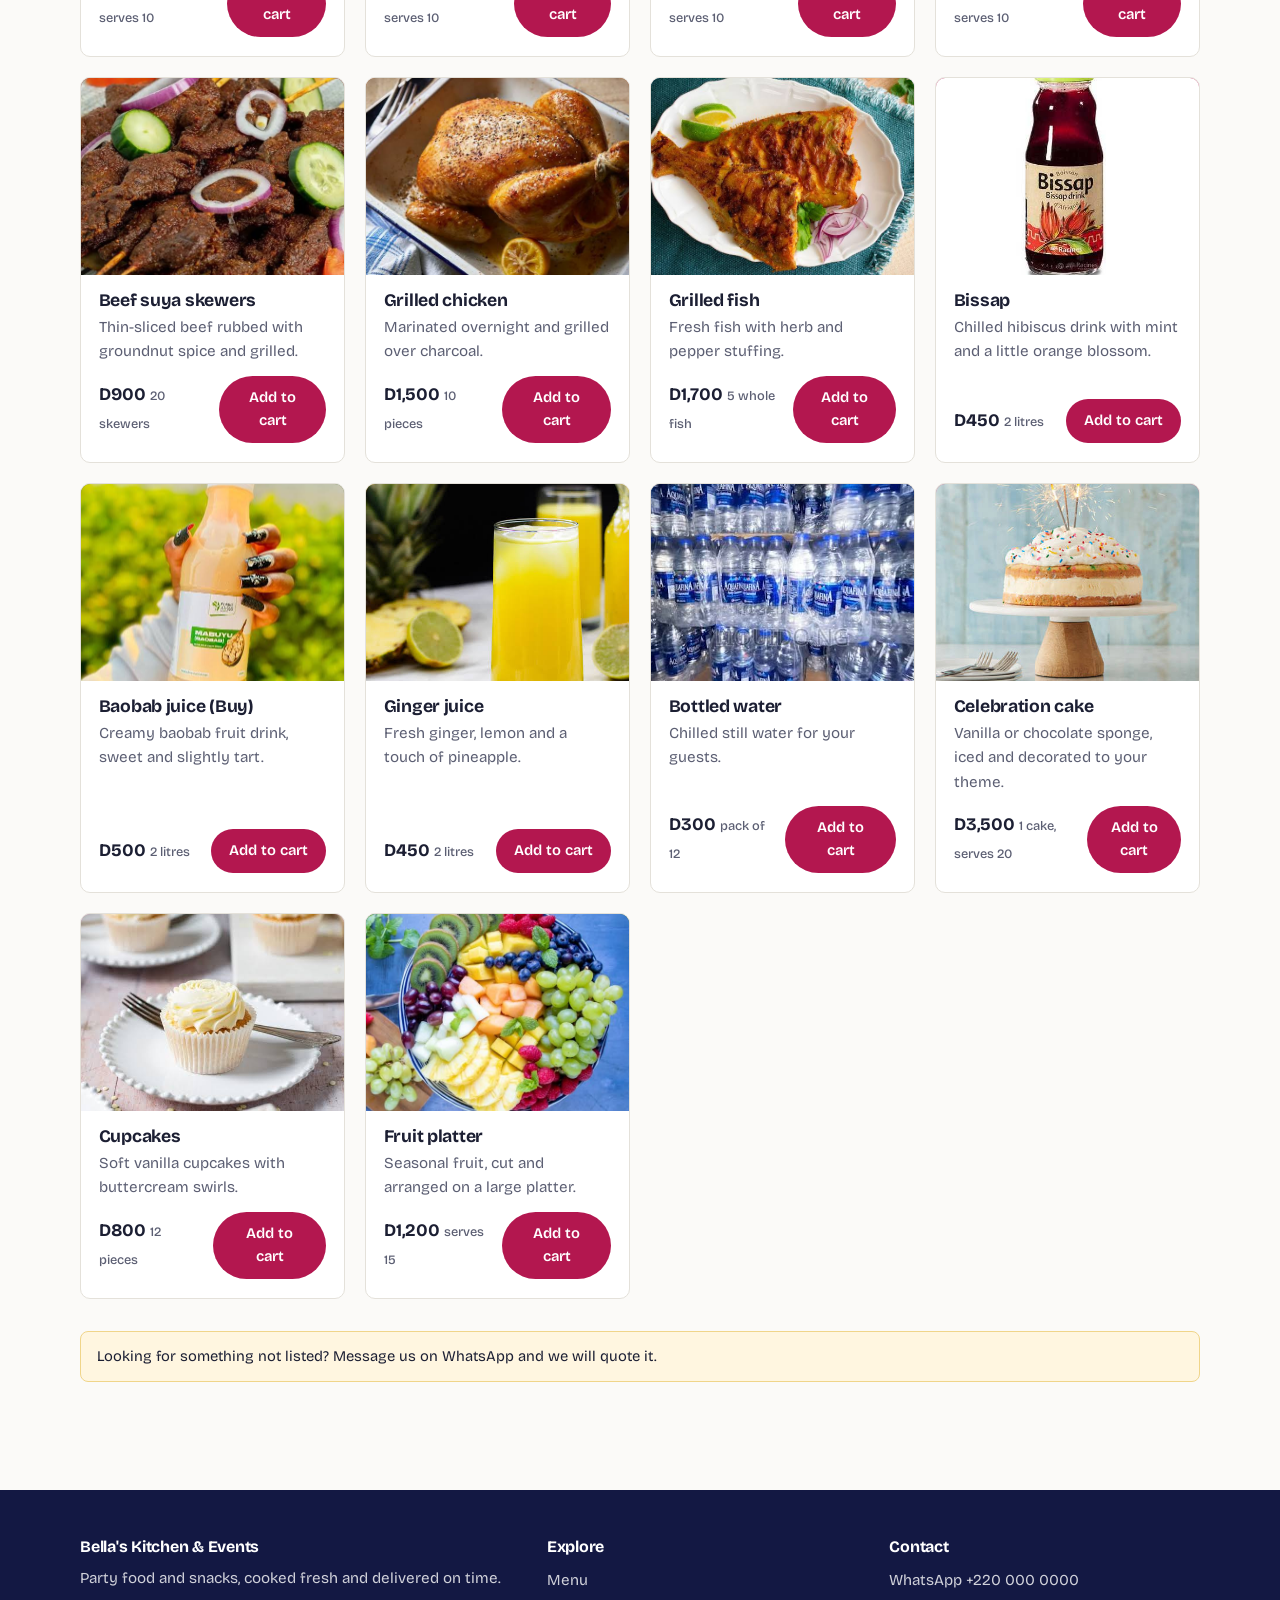
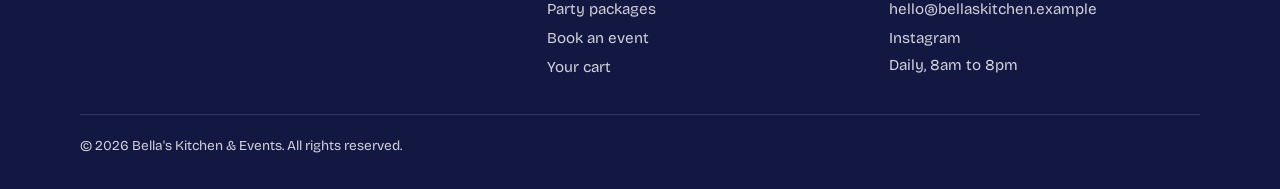
<file: menu.html>
<!doctype html>
<html lang="en">
<head>
  <meta charset="utf-8">
  <meta name="viewport" content="width=device-width, initial-scale=1">
  <title>Menu | Bella's Kitchen &amp; Events</title>
  <meta name="description" content="Small chops, pastries, rice trays, grills, drinks and desserts for parties. Order online and confirm on WhatsApp.">
  <link rel="preconnect" href="https://fonts.googleapis.com">
  <link rel="preconnect" href="https://fonts.gstatic.com" crossorigin>
  <link href="https://fonts.googleapis.com/css2?family=Bricolage+Grotesque:opsz,wght@12..96,400..800&display=swap" rel="stylesheet">
  <link rel="stylesheet" href="css/style.css">
</head>
<body data-page="menu">
  <div id="site-header"></div>
  <main id="main">
    <div class="page-title">
      <div class="container">
        <h1>Menu</h1>
        <p>Every item is cooked to order. Add what you need and send your cart on WhatsApp.</p>
      </div>
    </div>
    <section class="section">
      <div class="container">
        <div class="toolbar">
          <div class="chips" id="chips" role="group" aria-label="Filter by category"></div>
          <div class="search">
            <label class="sr-only" for="q">Search the menu</label>
            <input type="search" id="q" placeholder="Search the menu">
          </div>
        </div>
        <div class="grid grid-4" id="items" aria-live="polite"></div>
        <div class="empty" id="none" hidden>
          <h3>No items match your search</h3>
          <p class="muted">Try a different word, or choose All to see the full menu.</p>
        </div>
        <div class="notice" style="margin-top:2rem">Looking for something not listed? Message us on WhatsApp and we will quote it.</div>
      </div>
    </section>
  </main>
  <div id="site-footer"></div>
  <script src="js/data.js"></script>
  <script src="js/main.js"></script>
  <script>
    function initPage() {
      let cat = "All", term = "";
      const chips = document.getElementById("chips");
      const items = document.getElementById("items");
      const none = document.getElementById("none");

      const render = () => {
        const list = MENU.filter((m) =>
          (cat === "All" || m.cat === cat) &&
          (m.name + " " + m.desc).toLowerCase().includes(term.toLowerCase()));
        items.innerHTML = list.map(itemCard).join("");
        none.hidden = list.length > 0;
      };
      const drawChips = () => {
        chips.innerHTML = ["All", ...CATEGORIES].map((c) =>
          `<button class="chip" data-cat="${esc(c)}" aria-pressed="${c === cat}">${esc(c)}</button>`).join("");
      };
      chips.addEventListener("click", (e) => {
        const b = e.target.closest("[data-cat]");
        if (!b) return;
        cat = b.dataset.cat; drawChips(); render();
      });
      document.getElementById("q").addEventListener("input", (e) => { term = e.target.value; render(); });
      drawChips(); render();
    }
  </script>
</body>
</html>
</file>
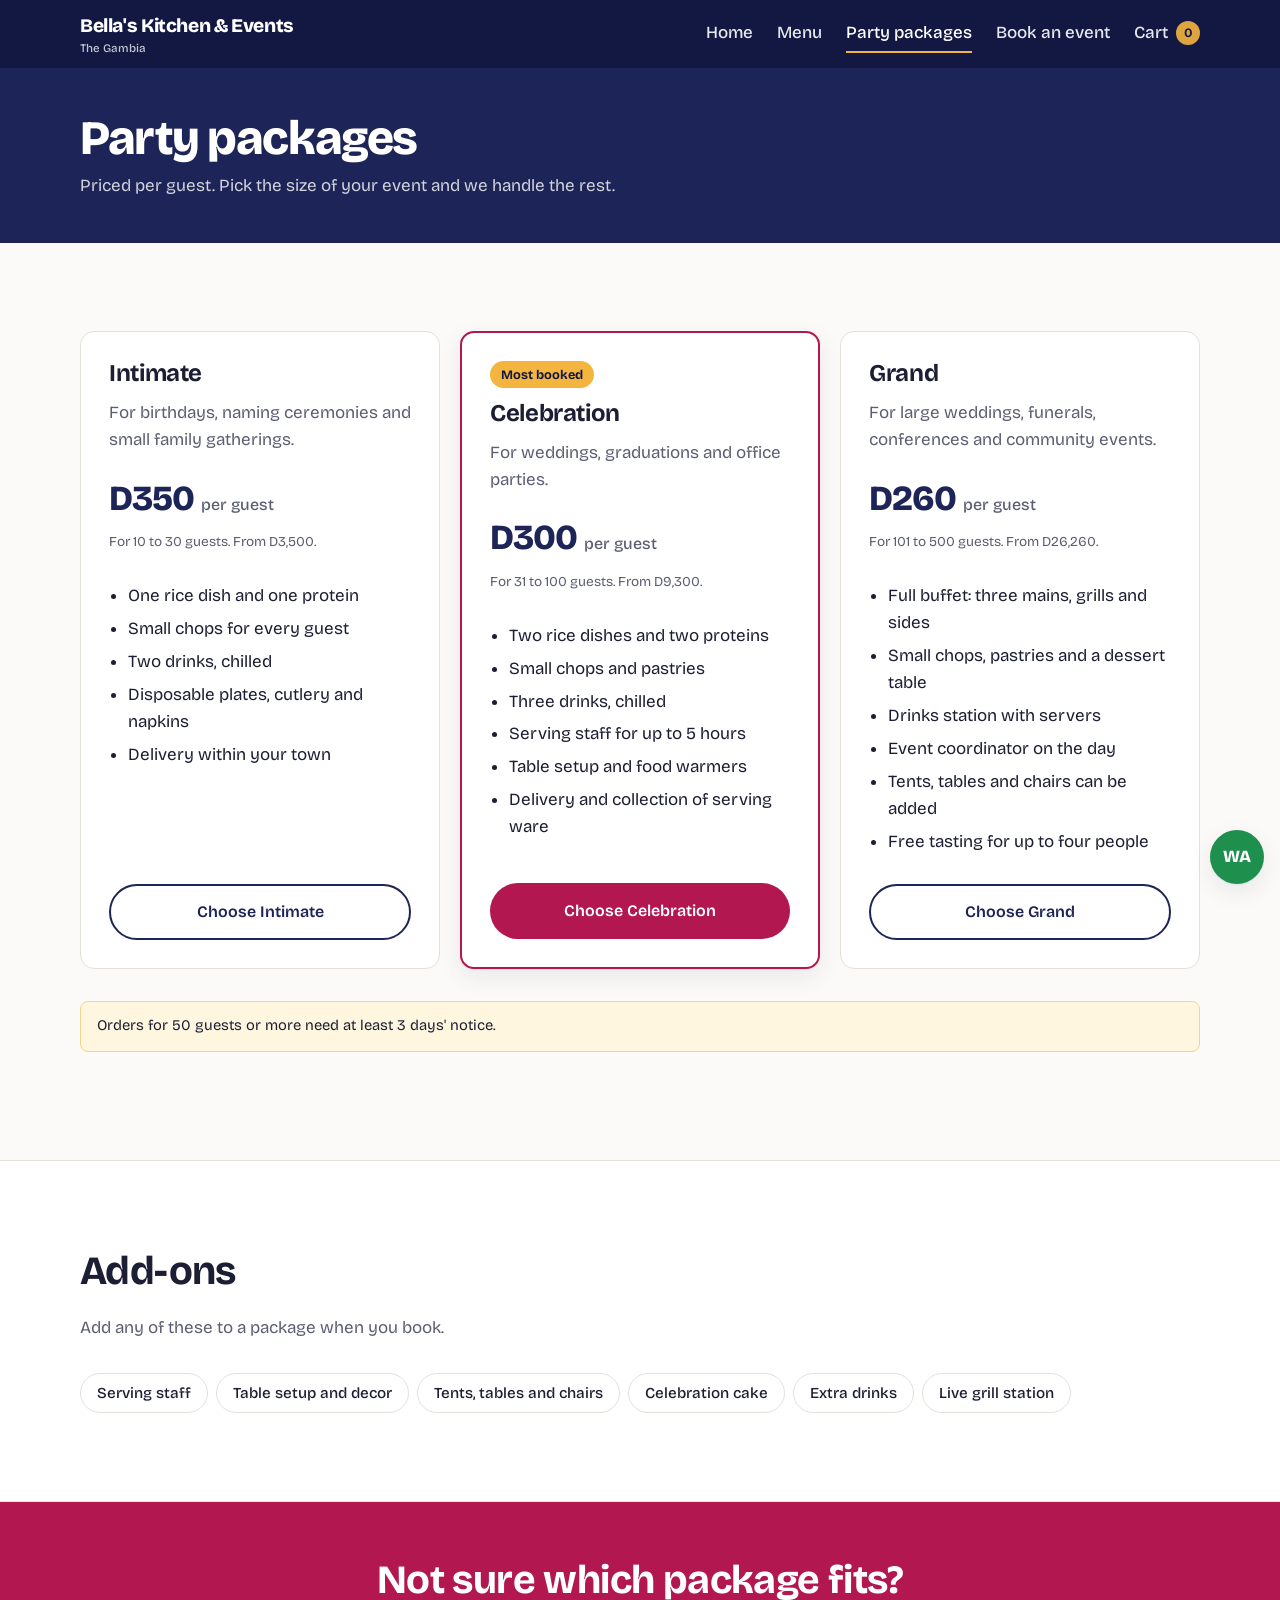
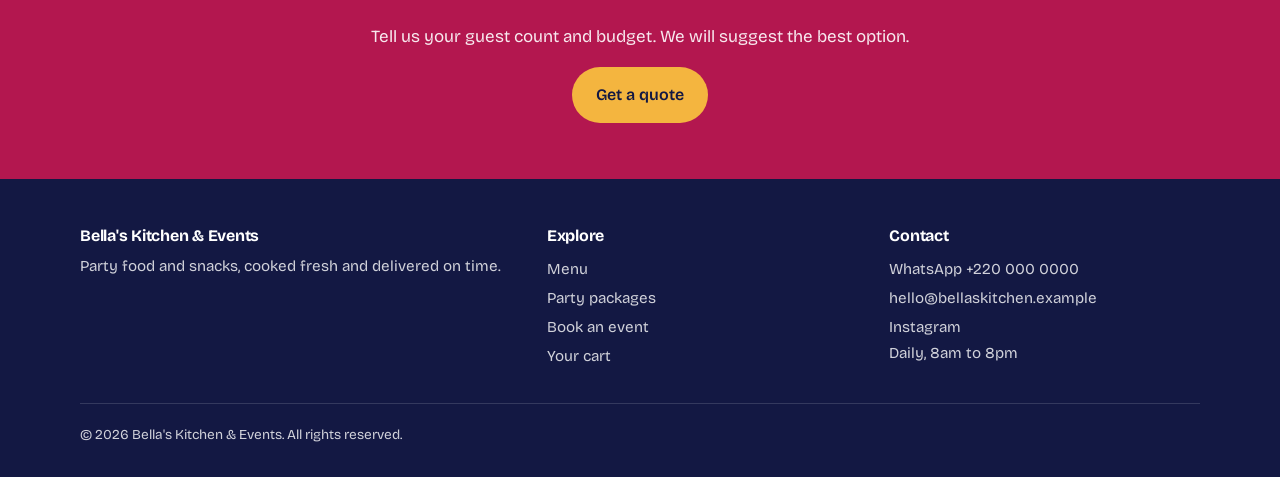
<file: packages.html>
<!doctype html>
<html lang="en">
<head>
  <meta charset="utf-8">
  <meta name="viewport" content="width=device-width, initial-scale=1">
  <title>Party packages | Bella's Kitchen &amp; Events</title>
  <meta name="description" content="Per-guest party catering packages for small gatherings, weddings and large events.">
  <link rel="preconnect" href="https://fonts.googleapis.com">
  <link rel="preconnect" href="https://fonts.gstatic.com" crossorigin>
  <link href="https://fonts.googleapis.com/css2?family=Bricolage+Grotesque:opsz,wght@12..96,400..800&display=swap" rel="stylesheet">
  <link rel="stylesheet" href="css/style.css">
</head>
<body data-page="packages">
  <div id="site-header"></div>
  <main id="main">
    <div class="page-title">
      <div class="container">
        <h1>Party packages</h1>
        <p>Priced per guest. Pick the size of your event and we handle the rest.</p>
      </div>
    </div>
    <section class="section">
      <div class="container">
        <div class="grid grid-3" id="packs"></div>
        <div class="notice" style="margin-top:2rem" id="lead"></div>
      </div>
    </section>
    <section class="section section-tint">
      <div class="container">
        <div class="section-head">
          <h2>Add-ons</h2>
          <p>Add any of these to a package when you book.</p>
        </div>
        <div class="chips" id="addons"></div>
      </div>
    </section>
    <section class="cta-band">
      <div class="container">
        <h2>Not sure which package fits?</h2>
        <p>Tell us your guest count and budget. We will suggest the best option.</p>
        <a class="btn btn-gold" href="book.html">Get a quote</a>
      </div>
    </section>
  </main>
  <div id="site-footer"></div>
  <script src="js/data.js"></script>
  <script src="js/main.js"></script>
  <script>
    function initPage() {
      document.getElementById("packs").innerHTML = PACKAGES.map((p) => `
        <article class="pack${p.featured ? " featured" : ""}">
          ${p.featured ? '<span class="badge">Most booked</span>' : ""}
          <h2 style="font-size:1.5rem">${esc(p.name)}</h2>
          <p class="muted">${esc(p.blurb)}</p>
          <div class="per">${fmt(p.perHead)} <small>per guest</small></div>
          <p class="hint">For ${p.min} to ${p.max} guests. From ${fmt(p.perHead * p.min)}.</p>
          <ul>${p.includes.map((i) => `<li>${esc(i)}</li>`).join("")}</ul>
          <a class="btn${p.featured ? "" : " btn-line"}" ${p.featured ? "" : 'style="color:var(--indigo)"'} href="book.html?package=${p.id}">Choose ${esc(p.name)}</a>
        </article>`).join("");
      document.getElementById("lead").textContent = SITE.leadTime;
      document.getElementById("addons").innerHTML = ADDONS.map((a) => `<span class="chip">${esc(a)}</span>`).join("");
    }
  </script>
</body>
</html>
</file>
<file: css/style.css>
/* Bella's Kitchen & Events — shared styles */
:root {
  --indigo: #1d2457;
  --indigo-deep: #131843;
  --hibiscus: #b3174f;
  --marigold: #f4b53f;
  --leaf: #2d6a45;
  --paper: #fbfaf8;
  --white: #ffffff;
  --line: #e4e1da;
  --text: #1c1f33;
  --mute: #5c5f73;
  --radius: 10px;
  --shadow: 0 1px 2px rgba(19, 24, 67, .06), 0 8px 24px rgba(19, 24, 67, .08);
  --font: "Bricolage Grotesque", "Segoe UI", system-ui, sans-serif;
}

*, *::before, *::after { box-sizing: border-box; }
html { scroll-behavior: smooth; }
body {
  margin: 0; font-family: var(--font); color: var(--text); background: var(--paper);
  font-size: 1.0625rem; line-height: 1.6; -webkit-font-smoothing: antialiased;
}
img { max-width: 100%; display: block; }
a { color: inherit; }
h1, h2, h3, h4 { line-height: 1.12; margin: 0 0 .5em; font-weight: 700; letter-spacing: -.015em; }
h1 { font-size: clamp(2.4rem, 6vw, 4.2rem); font-weight: 800; letter-spacing: -.03em; }
h2 { font-size: clamp(1.7rem, 3.6vw, 2.5rem); }
h3 { font-size: 1.25rem; }
p { margin: 0 0 1em; max-width: 62ch; }
.container { width: min(1120px, 100% - 2.5rem); margin-inline: auto; }
.section { padding: clamp(3rem, 7vw, 5.5rem) 0; }
.section-tint { background: var(--white); border-block: 1px solid var(--line); }
.lead { font-size: 1.2rem; color: var(--mute); }
.muted { color: var(--mute); }
.sr-only { position: absolute; width: 1px; height: 1px; overflow: hidden; clip: rect(0 0 0 0); white-space: nowrap; }

:focus-visible { outline: 3px solid var(--marigold); outline-offset: 2px; border-radius: 4px; }

/* Buttons */
.btn {
  display: inline-flex; align-items: center; justify-content: center; gap: .5rem;
  font: inherit; font-weight: 600; font-size: 1rem; text-decoration: none; cursor: pointer;
  padding: .8rem 1.4rem; border-radius: 999px; border: 2px solid transparent;
  background: var(--hibiscus); color: #fff; transition: transform .15s ease, background .15s ease;
}
.btn:hover { background: #8f1140; transform: translateY(-1px); }
.btn-gold { background: var(--marigold); color: var(--indigo-deep); }
.btn-gold:hover { background: #ffc85f; }
.btn-line { background: transparent; border-color: currentColor; color: inherit; }
.btn-line:hover { background: rgba(255,255,255,.1); }
.btn-wa { background: #1f8f4e; }
.btn-wa:hover { background: #17713d; }
.btn-block { width: 100%; }
.btn[disabled] { opacity: .5; cursor: not-allowed; transform: none; }

/* Header */
.site-header { position: sticky; top: 0; z-index: 50; background: var(--indigo-deep); color: #fff; }
.header-row { display: flex; align-items: center; justify-content: space-between; gap: 1rem; min-height: 68px; }
.brand { font-weight: 800; font-size: 1.2rem; text-decoration: none; letter-spacing: -.02em; }
.brand small { display: block; font-weight: 500; font-size: .72rem; opacity: .75; letter-spacing: 0; margin-top: -.15rem; }
.nav { display: flex; align-items: center; gap: 1.5rem; }
.nav a { text-decoration: none; font-weight: 500; opacity: .9; padding: .3rem 0; border-bottom: 2px solid transparent; }
.nav a:hover, .nav a[aria-current="page"] { opacity: 1; border-color: var(--marigold); }
.cart-link { display: inline-flex; align-items: center; gap: .5rem; }
.cart-count {
  min-width: 1.5rem; height: 1.5rem; padding: 0 .4rem; border-radius: 999px; background: var(--marigold);
  color: var(--indigo-deep); font-size: .8rem; font-weight: 700; display: inline-grid; place-items: center;
}
.menu-toggle { display: none; background: none; border: 0; color: #fff; font: inherit; font-weight: 600; cursor: pointer; padding: .5rem; }
@media (max-width: 820px) {
  .menu-toggle { display: block; }
  .nav { position: absolute; inset: 68px 0 auto 0; background: var(--indigo-deep); flex-direction: column; align-items: flex-start;
    padding: 1rem 1.25rem 1.5rem; gap: 1rem; display: none; border-top: 1px solid rgba(255,255,255,.12); }
  .nav.open { display: flex; }
}

/* Hero */
.hero { background: var(--indigo); color: #fff; position: relative; overflow: hidden; }
.hero::before {
  content: ""; position: absolute; inset: 0; opacity: .09; pointer-events: none;
  background-image: repeating-linear-gradient(45deg, #fff 0 2px, transparent 2px 22px),
                    repeating-linear-gradient(-45deg, #fff 0 2px, transparent 2px 22px);
}
.hero-grid { position: relative; display: grid; gap: 3rem; grid-template-columns: 1.15fr .85fr; align-items: center; padding: clamp(3rem, 7vw, 5.5rem) 0; }
.hero p { color: rgba(255,255,255,.82); }
.hero-actions { display: flex; flex-wrap: wrap; gap: .75rem; margin-top: 1.5rem; }
@media (max-width: 900px) { .hero-grid { grid-template-columns: 1fr; } }

/* Party planner card */
.planner { background: var(--paper); color: var(--text); border-radius: 16px; padding: 1.6rem; box-shadow: var(--shadow); }
.planner h2 { font-size: 1.4rem; margin-bottom: .25rem; }
.planner .guests-out { font-size: 3rem; font-weight: 800; letter-spacing: -.03em; line-height: 1; color: var(--hibiscus); }
.planner input[type="range"] { width: 100%; accent-color: var(--hibiscus); margin: 1rem 0; }
.planner dl { display: grid; grid-template-columns: auto 1fr; gap: .35rem 1rem; margin: 0 0 1.2rem; }
.planner dt { color: var(--mute); }
.planner dd { margin: 0; font-weight: 600; text-align: right; }
.planner .total { font-size: 1.5rem; color: var(--indigo); }

/* Section heads */
.section-head { margin-bottom: 2rem; }
.section-head p { color: var(--mute); }

/* Cards & grids */
.grid { display: grid; gap: 1.25rem; }
.grid-3 { grid-template-columns: repeat(auto-fit, minmax(260px, 1fr)); }
.grid-4 { grid-template-columns: repeat(auto-fit, minmax(230px, 1fr)); }
.card { background: var(--white); border: 1px solid var(--line); border-radius: var(--radius); padding: 1.5rem; }
.card h3 { margin-bottom: .35rem; }

/* Menu items */
.item { display: flex; flex-direction: column; background: var(--white); border: 1px solid var(--line); border-radius: var(--radius); overflow: hidden; }
.item-art { aspect-ratio: 16 / 10; display: grid; place-items: center; font-size: 2.6rem; font-weight: 800; color: rgba(255,255,255,.9); letter-spacing: -.04em; }
.item-art {
  position: relative;
  overflow: hidden;
  aspect-ratio: 4 / 3;
}
.item-art img {
  position: absolute;
  inset: 0;
  width: 100%;
  height: 100%;
  object-fit: cover;
  object-position: center;
}
.item-body { padding: 1rem 1.1rem 1.2rem; display: flex; flex-direction: column; flex: 1; gap: .25rem; }
.item-body h3 { font-size: 1.1rem; margin: 0; }
.item-body p { font-size: .95rem; color: var(--mute); margin: 0 0 .5rem; flex: 1; }
.item-foot { display: flex; align-items: center; justify-content: space-between; gap: .75rem; }
.price { font-weight: 700; font-size: 1.1rem; }
.price small { font-weight: 500; color: var(--mute); font-size: .8rem; }
.btn-sm { padding: .5rem 1rem; font-size: .92rem; }

/* Filters */
.toolbar { display: flex; flex-wrap: wrap; gap: .75rem; align-items: center; margin-bottom: 1.75rem; }
.chips { display: flex; flex-wrap: wrap; gap: .5rem; }
.chip { font: inherit; font-size: .95rem; font-weight: 500; padding: .45rem 1rem; border-radius: 999px; border: 1px solid var(--line); background: var(--white); cursor: pointer; }
.chip[aria-pressed="true"] { background: var(--indigo); color: #fff; border-color: var(--indigo); }
.search { flex: 1 1 220px; max-width: 320px; margin-left: auto; }

/* Forms */
label { display: block; font-weight: 600; margin-bottom: .3rem; font-size: .95rem; }
input, select, textarea {
  width: 100%; font: inherit; padding: .7rem .85rem; border: 1px solid #c9c5bb; border-radius: 8px; background: var(--white); color: var(--text);
}
textarea { min-height: 100px; resize: vertical; }
.field { margin-bottom: 1.1rem; }
.field-row { display: grid; gap: 1rem; grid-template-columns: 1fr 1fr; }
@media (max-width: 600px) { .field-row { grid-template-columns: 1fr; } }
.hint { font-size: .85rem; color: var(--mute); margin-top: .25rem; }
.error { color: #a4122f; font-size: .88rem; margin-top: .25rem; min-height: 1em; }
.checks { display: grid; gap: .5rem; grid-template-columns: repeat(auto-fit, minmax(220px, 1fr)); }
.check { display: flex; gap: .6rem; align-items: center; font-weight: 500; margin: 0; padding: .6rem .8rem; border: 1px solid var(--line); border-radius: 8px; background: var(--white); cursor: pointer; }
.check input { width: auto; accent-color: var(--hibiscus); }
fieldset { border: 0; padding: 0; margin: 0 0 1.25rem; }
legend { font-weight: 600; padding: 0; margin-bottom: .4rem; font-size: .95rem; }

/* Packages */
.pack { display: flex; flex-direction: column; background: var(--white); border: 1px solid var(--line); border-radius: 14px; padding: 1.75rem; }
.pack.featured { border: 2px solid var(--hibiscus); box-shadow: var(--shadow); }
.pack .per { font-size: 2.2rem; font-weight: 800; letter-spacing: -.03em; color: var(--indigo); }
.pack .per small { font-size: 1rem; font-weight: 500; color: var(--mute); letter-spacing: 0; }
.pack ul { padding-left: 1.2rem; margin: 1rem 0 1.5rem; flex: 1; }
.pack li { margin-bottom: .35rem; }
.badge { align-self: flex-start; background: var(--marigold); color: var(--indigo-deep); font-weight: 700; font-size: .8rem; padding: .2rem .7rem; border-radius: 999px; margin-bottom: .75rem; }

/* Cart */
.cart-layout { display: grid; grid-template-columns: 1fr 360px; gap: 2rem; align-items: start; }
@media (max-width: 900px) { .cart-layout { grid-template-columns: 1fr; } }
.cart-row { display: grid; grid-template-columns: 1fr auto auto; gap: 1rem; align-items: center; padding: 1rem 0; border-bottom: 1px solid var(--line); }
.cart-row h3 { margin: 0; font-size: 1.05rem; }
.qty { display: inline-flex; align-items: center; border: 1px solid #c9c5bb; border-radius: 999px; background: var(--white); }
.qty button { width: 2.4rem; height: 2.4rem; border: 0; background: none; font-size: 1.2rem; cursor: pointer; border-radius: 999px; }
.qty button:hover { background: var(--paper); }
.qty span { min-width: 2rem; text-align: center; font-weight: 600; }
.link-btn { background: none; border: 0; color: var(--hibiscus); font: inherit; font-size: .9rem; cursor: pointer; text-decoration: underline; padding: 0; }
.summary { background: var(--white); border: 1px solid var(--line); border-radius: 14px; padding: 1.5rem; position: sticky; top: 90px; }
.summary .line { display: flex; justify-content: space-between; margin-bottom: .5rem; }
.summary .grand { font-size: 1.3rem; font-weight: 800; border-top: 1px solid var(--line); padding-top: .75rem; margin-top: .75rem; }
.empty { text-align: center; padding: 3rem 1rem; }
.empty p { margin-inline: auto; }
.notice { background: #fff6e0; border: 1px solid #f0d58a; border-radius: 8px; padding: .8rem 1rem; font-size: .92rem; margin-bottom: 1.25rem; }
.success { background: #e9f4ec; border: 1px solid #b9d9c3; border-radius: 14px; padding: 2rem; }

/* FAQ & quotes */
details { background: var(--white); border: 1px solid var(--line); border-radius: var(--radius); padding: 1rem 1.25rem; margin-bottom: .75rem; }
summary { font-weight: 600; cursor: pointer; }
details p { margin: .75rem 0 0; color: var(--mute); }
blockquote { margin: 0; padding: 1.5rem; background: var(--white); border-left: 4px solid var(--marigold); border-radius: var(--radius); }
blockquote footer { margin-top: .75rem; font-weight: 600; font-size: .95rem; }

/* Steps */
.steps { counter-reset: step; display: grid; gap: 1.25rem; grid-template-columns: repeat(auto-fit, minmax(220px, 1fr)); padding: 0; list-style: none; }
.steps li { counter-increment: step; background: var(--white); border: 1px solid var(--line); border-radius: var(--radius); padding: 1.5rem; }
.steps li::before { content: counter(step); display: grid; place-items: center; width: 2.2rem; height: 2.2rem; border-radius: 50%; background: var(--indigo); color: #fff; font-weight: 700; margin-bottom: .75rem; }

/* Page title band */
.page-title { background: var(--indigo); color: #fff; padding: 2.75rem 0; }
.page-title h1 { font-size: clamp(2rem, 5vw, 3rem); margin: 0 0 .4rem; }
.page-title p { color: rgba(255,255,255,.8); margin: 0; }

/* CTA band */
.cta-band { background: var(--hibiscus); color: #fff; text-align: center; padding: 3.5rem 0; }
.cta-band p { margin-inline: auto; color: rgba(255,255,255,.9); }

/* Footer */
.site-footer { background: var(--indigo-deep); color: rgba(255,255,255,.8); padding: 3rem 0 2rem; font-size: .95rem; }
.footer-grid { display: grid; gap: 2rem; grid-template-columns: 1.4fr 1fr 1fr; margin-bottom: 2rem; }
@media (max-width: 700px) { .footer-grid { grid-template-columns: 1fr; } }
.site-footer h4 { color: #fff; font-size: 1rem; margin-bottom: .6rem; }
.site-footer a { text-decoration: none; display: block; padding: .15rem 0; }
.site-footer a:hover { color: var(--marigold); }
.footer-base { border-top: 1px solid rgba(255,255,255,.14); padding-top: 1.25rem; font-size: .85rem; }

/* Floating WhatsApp + toast */
.wa-float { position: fixed; right: 1rem; bottom: 1rem; z-index: 40; background: #1f8f4e; color: #fff; width: 3.4rem; height: 3.4rem; border-radius: 50%; display: grid; place-items: center; box-shadow: var(--shadow); text-decoration: none; font-weight: 800; }
.wa-float:hover { background: #17713d; }
.toast { position: fixed; left: 50%; bottom: 1.5rem; transform: translate(-50%, 20px); background: var(--indigo-deep); color: #fff; padding: .7rem 1.2rem; border-radius: 999px; opacity: 0; pointer-events: none; transition: opacity .2s, transform .2s; z-index: 60; font-weight: 500; }
.toast.show { opacity: 1; transform: translate(-50%, 0); }

@media (prefers-reduced-motion: reduce) {
  html { scroll-behavior: auto; }
  *, *::before, *::after { transition: none !important; animation: none !important; }
}
</file>
